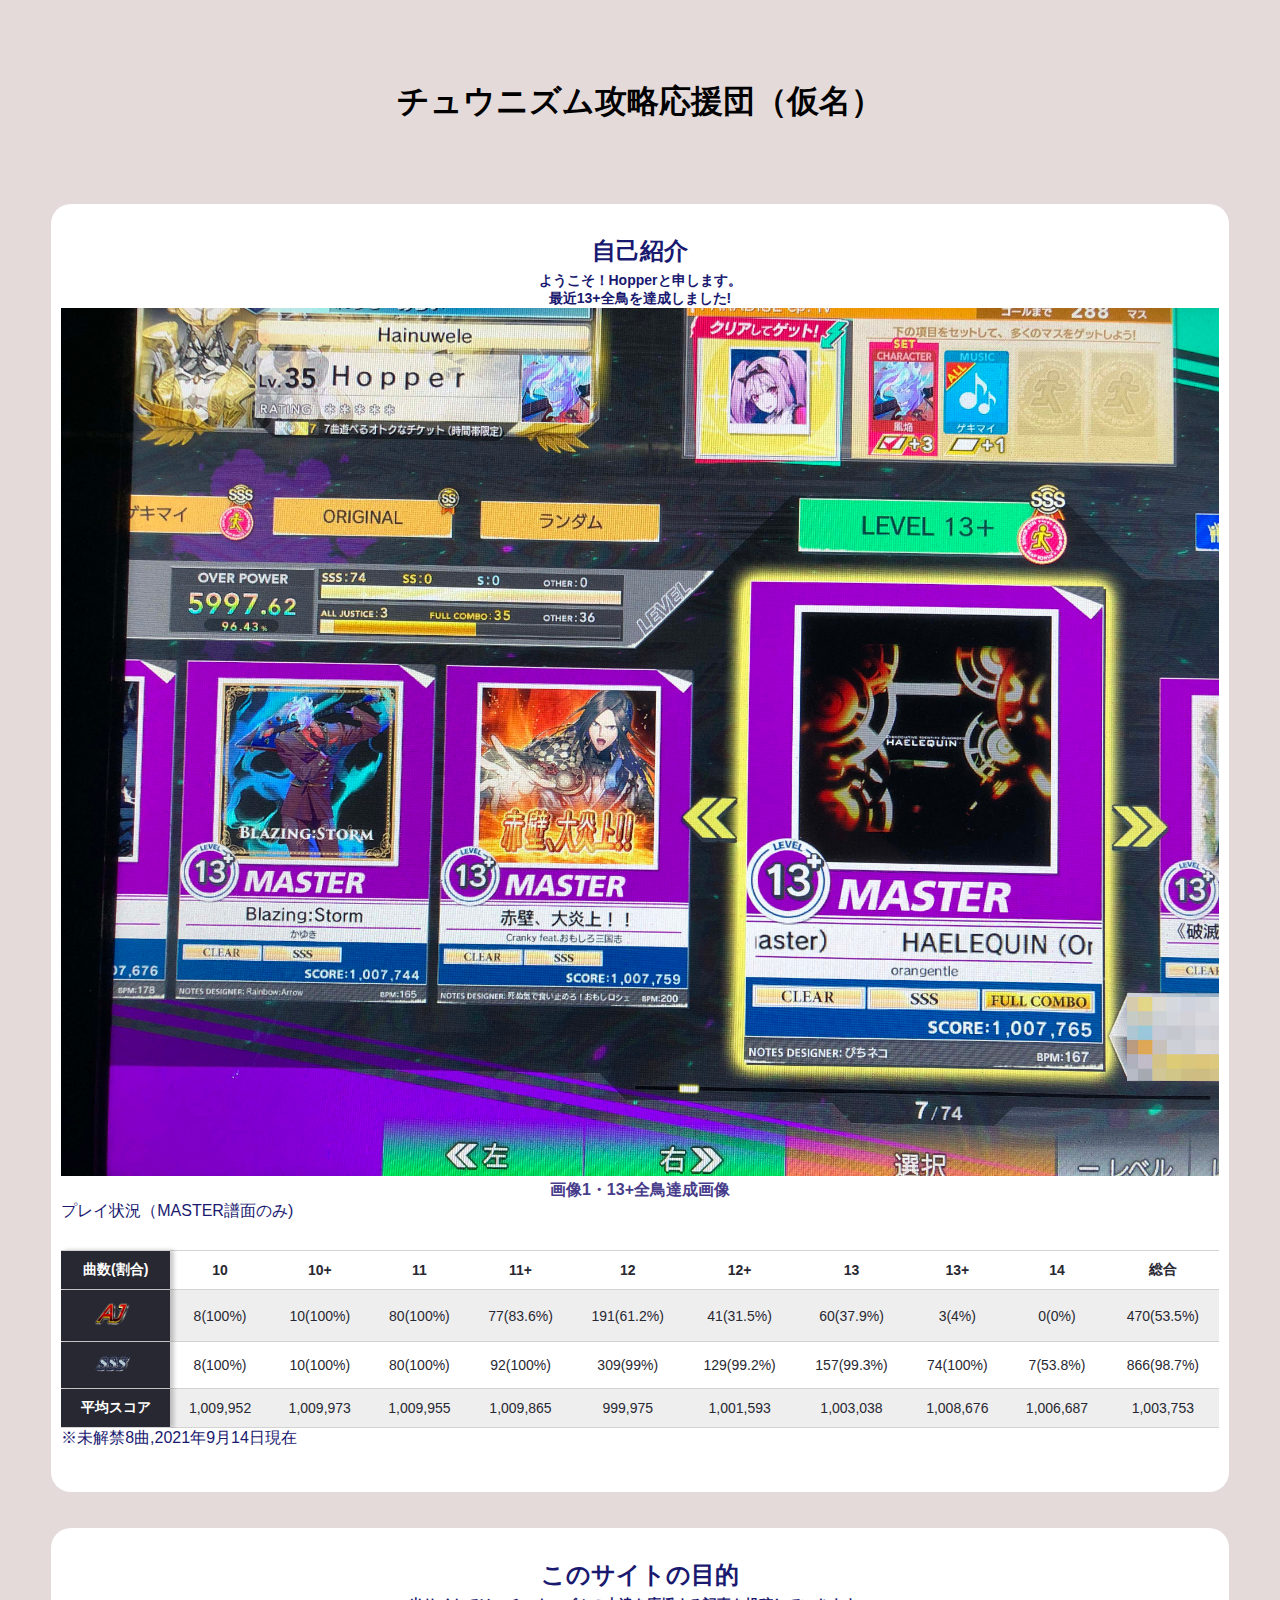
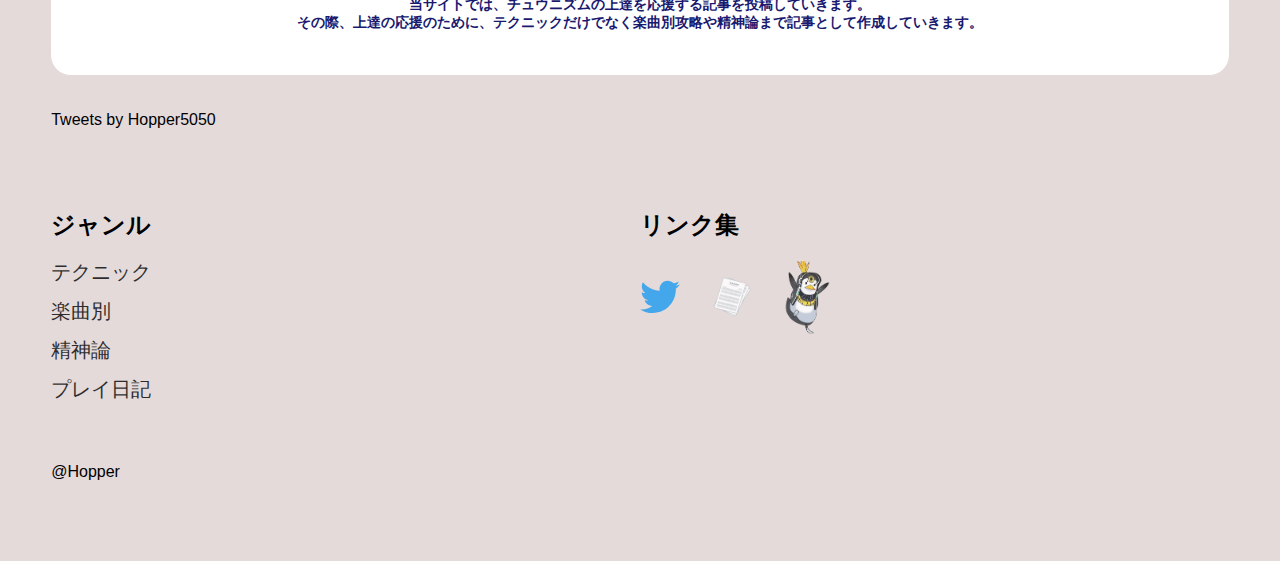
<file: index.html>
<!DOCTYPE html>
<html lang="ja">
    <head>
        <meta charset="UTF-8">
        <meta name="viewport" content="width=device-width">
        <title>チュウニズム攻略応援団（仮名）</title>
        <link rel="stylesheet" href="style.css">
        <link rel="icon" href="favicon.ico">
    </head>

    <body>
        <h1 id="title"><a href="index.html">チュウニズム攻略応援団（仮名）</a></h1>
        <main class="container">
            <section class="intro">
                <h2>自己紹介</h2>
                <p>ようこそ！Hopperと申します。<br>最近13+全鳥を達成しました!</p>
                <div id="sss">
                    <img  class="phone" src="JPEG/AllSSS.jpg" alt="全曲トリプルS達成">
                </div>
                <p class="imgexp">画像1・13+全鳥達成画像</p>
                <p>プレイ状況（MASTER譜面のみ)</p>

                <div class="table-wrapper">
                <table class="table">
                    <thead>
                        <tr>
                            <th>曲数(割合)</th>
                            <th>10</th>
                            <th>10+</th>
                            <th>11</th>
                            <th>11+</th>
                            <th>12</th>
                            <th>12+</th>
                            <th>13</th>
                            <th>13+</th>
                            <th>14</th>
                            <th><span>総合</span></th>
                        </tr>
                    </thead>
                    <tbody>
                        <tr>
                            <th>
                                <img src="JPEG/AJ.png" alt="AJ">
                            </th>
                            <td>8(100%)</td>
                            <td>10(100%)</td>
                            <td>80(100%)</td>
                            <td>77(83.6%)</td>
                            <td>191(61.2%)</td>
                            <td>41(31.5%)</td>
                            <td>60(37.9%)</td>
                            <td>3(4%)</td>
                            <td>0(0%)</td>
                            <td>470(53.5%)</td>
                        </tr>
                        <tr>
                            <th><img src="JPEG/SSS.png" alt="SSS"></th>
                            <td>8(100%)</td>
                            <td>10(100%)</td>
                            <td>80(100%)</td>
                            <td>92(100%)</td>
                            <td>309(99%)</td>
                            <td>129(99.2%)</td>
                            <td>157(99.3%)</td>
                            <td>74(100%)</td>
                            <td>7(53.8%)</td>
                            <td>866(98.7%)</td>
                        </tr>
                        <tr>
                            <th>平均スコア</th>
                            <td>1,009,952</td>
                            <td>1,009,973</td>
                            <td>1,009,955</td>
                            <td>1,009,865</td>
                            <td>999,975</td>
                            <td>1,001,593</td>
                            <td>1,003,038</td>
                            <td>1,008,676</td>
                            <td>1,006,687</td>
                            <td>1,003,753</td>
                        </tr>
                    </tbody>
                </table>
                </div>
                <p>※未解禁8曲,2021年9月14日現在</p>
            </section>

            <section class="object">
                <h2>このサイトの目的</h2>
                <p>当サイトでは、チュウニズムの上達を応援する記事を投稿していきます。<br>
                    その際、上達の応援のために、テクニックだけでなく楽曲別攻略や精神論まで記事として作成していきます。
                </p>
            </section>

            <a class="twitter-timeline" data-width="400" data-height="600" data-theme="light" href="https://twitter.com/Hopper5050?ref_src=twsrc%5Etfw">Tweets by Hopper5050</a> <script async src="https://platform.twitter.com/widgets.js" charset="utf-8"></script>
        </main>

        <footer class="footer container">
            <nav class="menus">
                <div class="menu-genre">
                    <h2>ジャンル</h2><br>
                    <ul>
                        <li><a href="indextech.html">テクニック</a></li>
                        <li><a href="indexsong.html">楽曲別</a></li>
                        <li><a href="indexmental.html">精神論</a></li>
                        <li><a href="indexdiary.html">プレイ日記</a></li>
                    </ul>
                </div>

                <div class="menu-sns">
                    <h2>リンク集</h2><br>
                    <ul>
                        <li><a href="https://twitter.com/Hopper5050"><img src="Logo blue.svg" alt="Twitter" width="40px" height="40px"></a></li>
                        <li><a href="https://sdvx.in/chunithm.html"><img src="JPEG/gakufu.png" alt="譜面保管所" width="40px" height="40px"></a></li>
                        <li><a href="https://chunithm.gamerch.com/"><img src="JPEG/tikupen.png" alt="攻略wiki" width="46px" height="76px"></a></li>
                    </ul>
                </div>

            </nav>

            <div class="attribution">
                <div>
                    @Hopper
                </div>
            </div>
        </footer>
    </body>
</html>
</file>
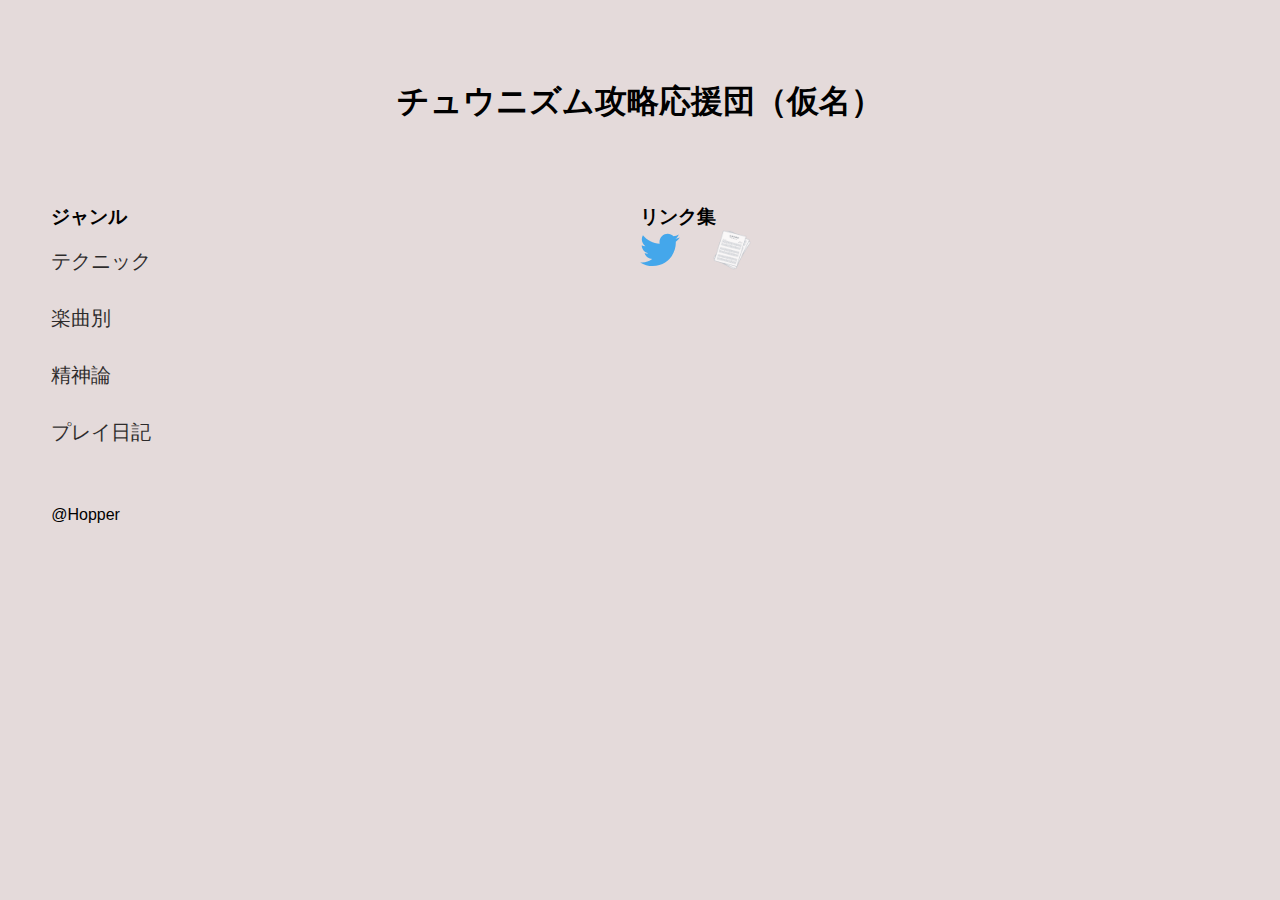
<file: indexdiary.html>
<!DOCTYPE html>
<html lang="ja">
    <head>
        <meta charset="UTF-8">
        <meta name="viewport" content="width=device-width">
        <title>チュウニズム攻略応援団（仮名）</title>
        <link rel="stylesheet" href="style.css">
        <link rel="icon" href="favicon.ico">
    </head>

    <body>
        <h1 id="title"><a href="index.html">チュウニズム攻略応援団（仮名）</a></h1>
        <main class="container">


        </main>

        <footer class="footer container">
            <nav class="menus">
                <div class="menu-genre">
                    <h3>ジャンル</h3><br>
                    <ul>
                        <li><a href="indextech.html">テクニック</a></li><br>
                        <li><a href="indexsong.html">楽曲別</a></li><br>
                        <li><a href="indexmental.html">精神論</a></li><br>
                        <li><a href="indexdiary.html">プレイ日記</a></li>
                    </ul>
                </div>

                <div class="menu-sns">
                    <h3>リンク集</h3>
                    <ul>
                        <li><a href="https://twitter.com/Hopper5050"><img src="Logo blue.svg" alt="Twitter" width="40px" height="40px"></a></li>
                        <li><a href="https://sdvx.in/chunithm.html"><img src="JPEG/gakufu.png" alt="譜面保管所" width="40px" height="40px"></a></li>
                    </ul>
                </div>

            </nav>
            <div class="attribution">
                <div>
                    @Hopper
                </div>
            </div>
        </footer>
    </body>
</html>
</file>
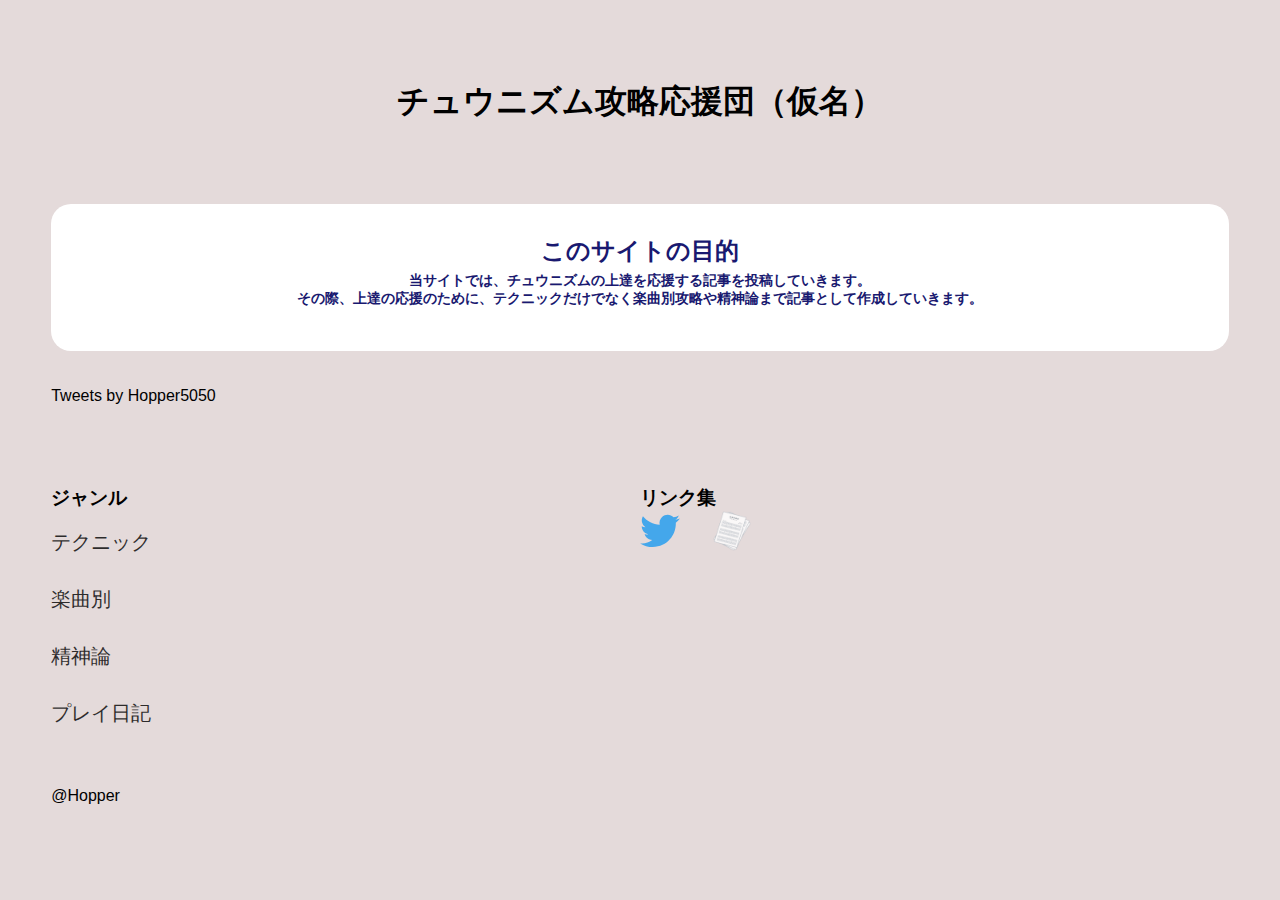
<file: indexmental.html>
<!DOCTYPE html>
<html lang="ja">
    <head>
        <meta charset="UTF-8">
        <meta name="viewport" content="width=device-width">
        <title>チュウニズム攻略応援団（仮名）</title>
        <link rel="stylesheet" href="style.css">
        <link rel="icon" href="favicon.ico">
    </head>

    <body>
        <h1 id="title"><a href="index.html">チュウニズム攻略応援団（仮名）</a></h1>
        <main class="container">

            <section class="object">
                <h2>このサイトの目的</h2>
                <p>当サイトでは、チュウニズムの上達を応援する記事を投稿していきます。<br>
                    その際、上達の応援のために、テクニックだけでなく楽曲別攻略や精神論まで記事として作成していきます。
                </p>
            </section>

            <a class="twitter-timeline" data-width="400" data-height="600" data-theme="light" href="https://twitter.com/Hopper5050?ref_src=twsrc%5Etfw">Tweets by Hopper5050</a> <script async src="https://platform.twitter.com/widgets.js" charset="utf-8"></script>
        </main>

        <footer class="footer container">
            <nav class="menus">
                <div class="menu-genre">
                    <h3>ジャンル</h3><br>
                    <ul>
                        <li><a href="indextech.html">テクニック</a></li><br>
                        <li><a href="indexsong.html">楽曲別</a></li><br>
                        <li><a href="indexmental.html">精神論</a></li><br>
                        <li><a href="indexdiary.html">プレイ日記</a></li>
                    </ul>
                </div>

                <div class="menu-sns">
                    <h3>リンク集</h3>
                    <ul>
                        <li><a href="https://twitter.com/Hopper5050"><img src="Logo blue.svg" alt="Twitter" width="40px" height="40px"></a></li>
                        <li><a href="https://sdvx.in/chunithm.html"><img src="JPEG/gakufu.png" alt="譜面保管所" width="40px" height="40px"></a></li>
                    </ul>
                </div>

            </nav>
            <div class="attribution">
                <div>
                    @Hopper
                </div>
            </div>
        </footer>
    </body>
</html>
</file>
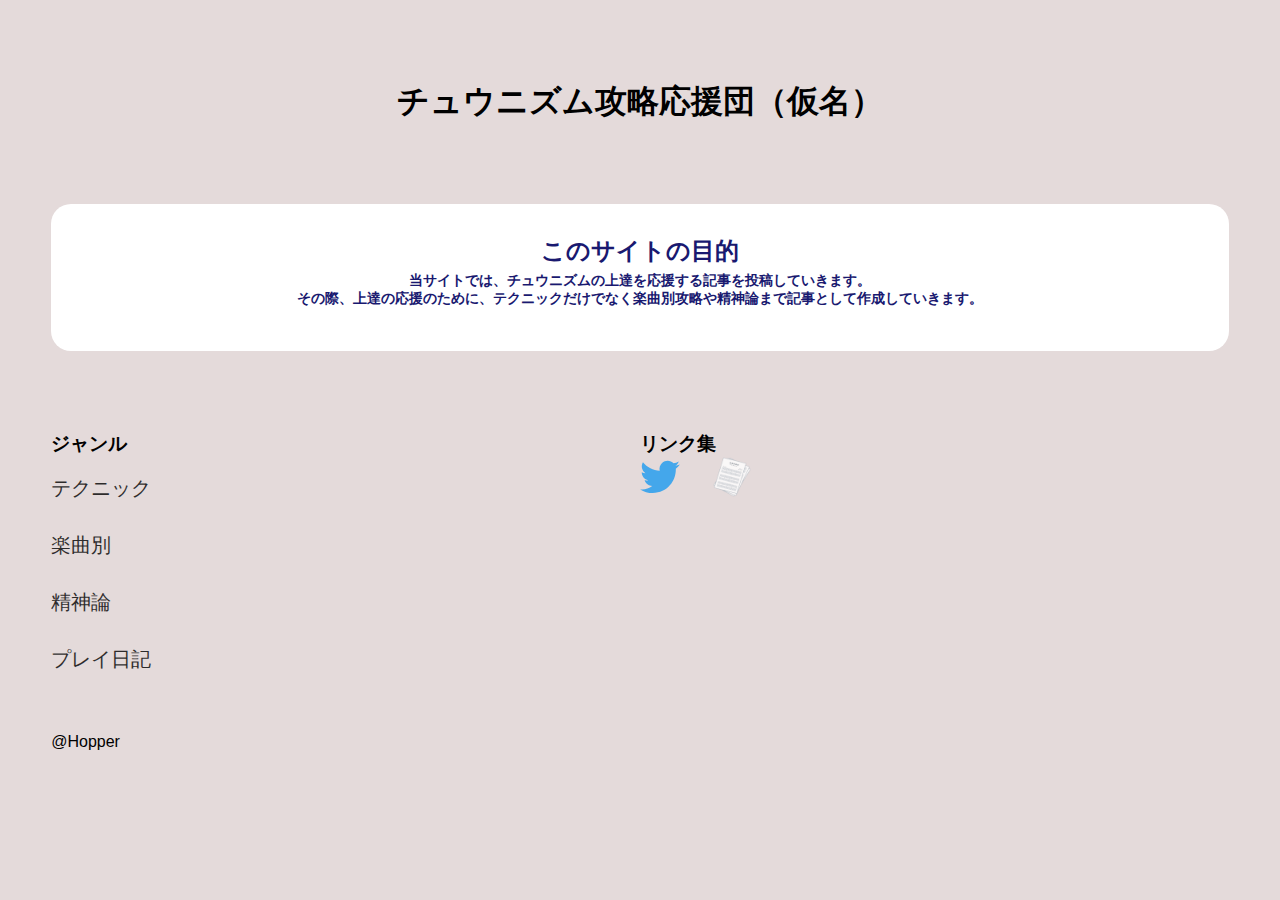
<file: indexsong.html>
<!DOCTYPE html>
<html lang="ja">
    <head>
        <meta charset="UTF-8">
        <meta name="viewport" content="width=device-width">
        <title>チュウニズム攻略応援団（仮名）</title>
        <link rel="stylesheet" href="style.css">
        <link rel="icon" href="favicon.ico">
    </head>

    <body>
        <h1 id="title"><a href="index.html">チュウニズム攻略応援団（仮名）</a></h1>
        <main class="container">


            <section class="object">
                <h2>このサイトの目的</h2>
                <p>当サイトでは、チュウニズムの上達を応援する記事を投稿していきます。<br>
                    その際、上達の応援のために、テクニックだけでなく楽曲別攻略や精神論まで記事として作成していきます。
                </p>
            </section>

        </main>

        <footer class="footer container">
            <nav class="menus">
                <div class="menu-genre">
                    <h3>ジャンル</h3><br>
                    <ul>
                        <li><a href="indextech.html">テクニック</a></li><br>
                        <li><a href="indexsong.html">楽曲別</a></li><br>
                        <li><a href="indexmental.html">精神論</a></li><br>
                        <li><a href="indexdiary.html">プレイ日記</a></li>
                    </ul>
                </div>

                <div class="menu-sns">
                    <h3>リンク集</h3>
                    <ul>
                        <li><a href="https://twitter.com/Hopper5050"><img src="Logo blue.svg" alt="Twitter" width="40px" height="40px"></a></li>
                        <li><a href="https://sdvx.in/chunithm.html"><img src="JPEG/gakufu.png" alt="譜面保管所" width="40px" height="40px"></a></li>
                    </ul>
                </div>

            </nav>
            <div class="attribution">
                <div>
                    @Hopper
                </div>
            </div>
        </footer>
    </body>
</html>
</file>
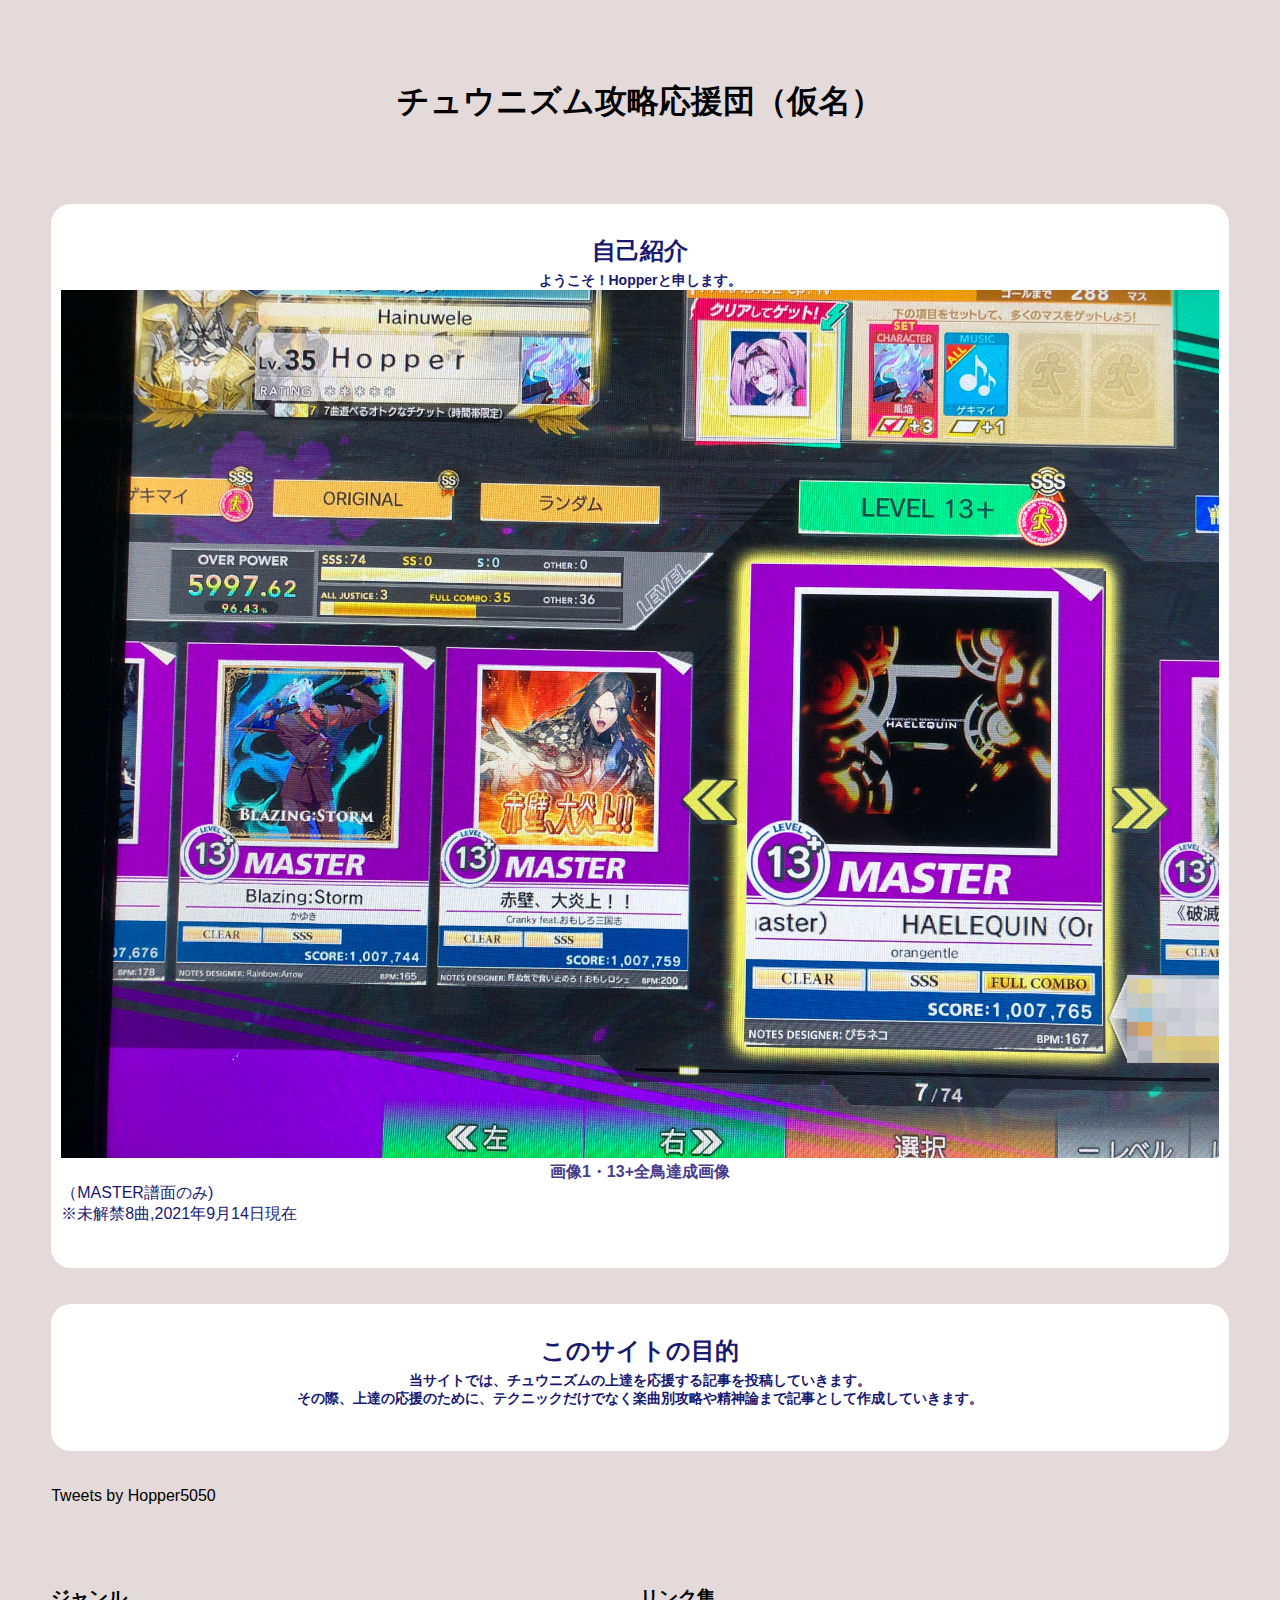
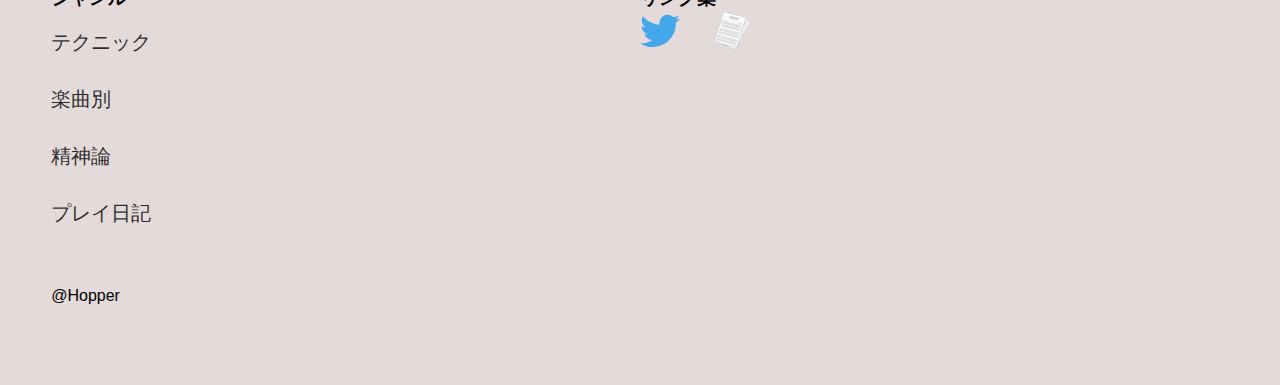
<file: indextech.html>
<!DOCTYPE html>
<html lang="ja">
    <head>
        <meta charset="UTF-8">
        <meta name="viewport" content="width=device-width">
        <title>チュウニズム攻略応援団（仮名）</title>
        <link rel="stylesheet" href="style.css">
        <link rel="icon" href="favicon.ico">
    </head>

    <body>
        <h1 id="title"><a href="index.html">チュウニズム攻略応援団（仮名）</a></h1>
        <main class="container">
            <section class="intro">
                <h2>自己紹介</h2>
                <p>ようこそ！Hopperと申します。</p>
                <div id="sss">
                    <img  class="phone" src="JPEG/AllSSS.jpg" alt="全曲トリプルS達成">
                </div>
                <p class="imgexp">画像1・13+全鳥達成画像</p>
                <p>（MASTER譜面のみ)</p>

                
                <p>※未解禁8曲,2021年9月14日現在</p>
            </section>

            <section class="object">
                <h2>このサイトの目的</h2>
                <p>当サイトでは、チュウニズムの上達を応援する記事を投稿していきます。<br>
                    その際、上達の応援のために、テクニックだけでなく楽曲別攻略や精神論まで記事として作成していきます。
                </p>
            </section>

            <a class="twitter-timeline" data-width="400" data-height="600" data-theme="light" href="https://twitter.com/Hopper5050?ref_src=twsrc%5Etfw">Tweets by Hopper5050</a> <script async src="https://platform.twitter.com/widgets.js" charset="utf-8"></script>
        </main>

        <footer class="footer container">
            <nav class="menus">
                <div class="menu-genre">
                    <h3>ジャンル</h3><br>
                    <ul>
                        <li><a href="indextech.html">テクニック</a></li><br>
                        <li><a href="indexsong.html">楽曲別</a></li><br>
                        <li><a href="indexmental.html">精神論</a></li><br>
                        <li><a href="indexdiary.html">プレイ日記</a></li>
                    </ul>
                </div>

                <div class="menu-sns">
                    <h3>リンク集</h3>
                    <ul>
                        <li><a href="https://twitter.com/Hopper5050"><img src="Logo blue.svg" alt="Twitter" width="40px" height="40px"></a></li>
                        <li><a href="https://sdvx.in/chunithm.html"><img src="JPEG/gakufu.png" alt="譜面保管所" width="40px" height="40px"></a></li>
                    </ul>
                </div>

            </nav>
            <div class="attribution">
                <div>
                    @Hopper
                </div>
            </div>
        </footer>
    </body>
</html>
</file>
<file: style.css>
@charset "UTF-8";

/*基本*/
body{
    font-family: 'Roboto', sans-serif;
    background: rgb(228, 218, 218);
    color: black;
}

body,h1,h2,h3,p,figure,ul{
    margin: 0;
    padding: 0;
    list-style: none;
}

a{
    text-decoration: none;
    color: inherit;
}

/*タイトル*/
#title{
    text-align: center;
    margin: 80px;
}

/*画像注釈*/
.imgexp{
    text-align: center;
    font-weight: bold;
    color: darkslateblue;
}

.phone{
    max-width: 100%;
}

/*コンテナ*/
.container{
    width: 92%;
    max-width: 1214px;
    margin-left: auto;
    margin-right: auto;
}

/*メインコンテンツ*/
main section{
    margin: 36px 0;
    padding: 31px 10px 43px;
    border-radius: 20px;
    background-color: rgb(255, 255, 255);
    color: midnightblue;
}

main h2{
    margin-bottom: 5px;
    font-size: 24px;
    font-weight: 900;
    text-align: center;
}

main h2+p{
    font-size: 14px;
    font-weight: bold;
    text-align: center;
}

#sss{
    text-align: center;
}

/*テーブル*/
.table{
    width: 100%;
    min-width: 550px;
    table-layout: auto;
    border-spacing: 0;
    margin-top: 28px;
}

.table th,.table td{
    padding: 10px;
    border-spacing: 20px;
    border-bottom: solid 1px #d3d3d3;
    color: #282832;
    font-size: 14px;
    text-align: center;
}

.table thead th{
    border-top: solid 1px #d3d3d3;
}

.table th:nth-child(1){
    background-color: #282832;
    color: #ffffff;
    box-shadow: 4px 0 4px rgba(0,0,0,0.2);

    align-items: center;
}

.table th:nth-child(1) img{
    width: 48px;
    height: auto;
    padding: 3px;
    padding-right: 10px;
    box-sizing: border-box;
}

.table tbody tr:nth-child(odd){
    background: #eeeeee;
}

@media (max-width: 899px){
    .table th,.table td{
        font-size: 13px;
    }

    .table thead span{
        writing-mode: vertical-rl;
        height: 48px;
    }
}

/*レスポンシブテーブル*/
.table-wrapper{
    overflow: auto;
}

.table th:nth-child(1){
    position: sticky;
    position: -webkit-sticky;
    left :0;
    z-index: 1;
}


/*フッター*/
.footer{
    margin-top: 80px;
    margin-bottom: 80px;
}

.menus{
    display: flex;
    flex-wrap: wrap;
}

.menus > *{
    width: 50%;
    margin-bottom: 60px;
}

.menu-genre li{
    margin-right: 10px;
    font-size: 20px;
    opacity: 0.8;
}

.menu-genre li:not(:last-child){
    margin-bottom: 12px;
}

.menu-sns ul{
    display: flex;
    flex-wrap: wrap;
    align-items: center;
}

.menu-sns img{
    margin-right: 32px;
    margin-bottom: 20px;
    opacity: 0.8;
}
</file>
